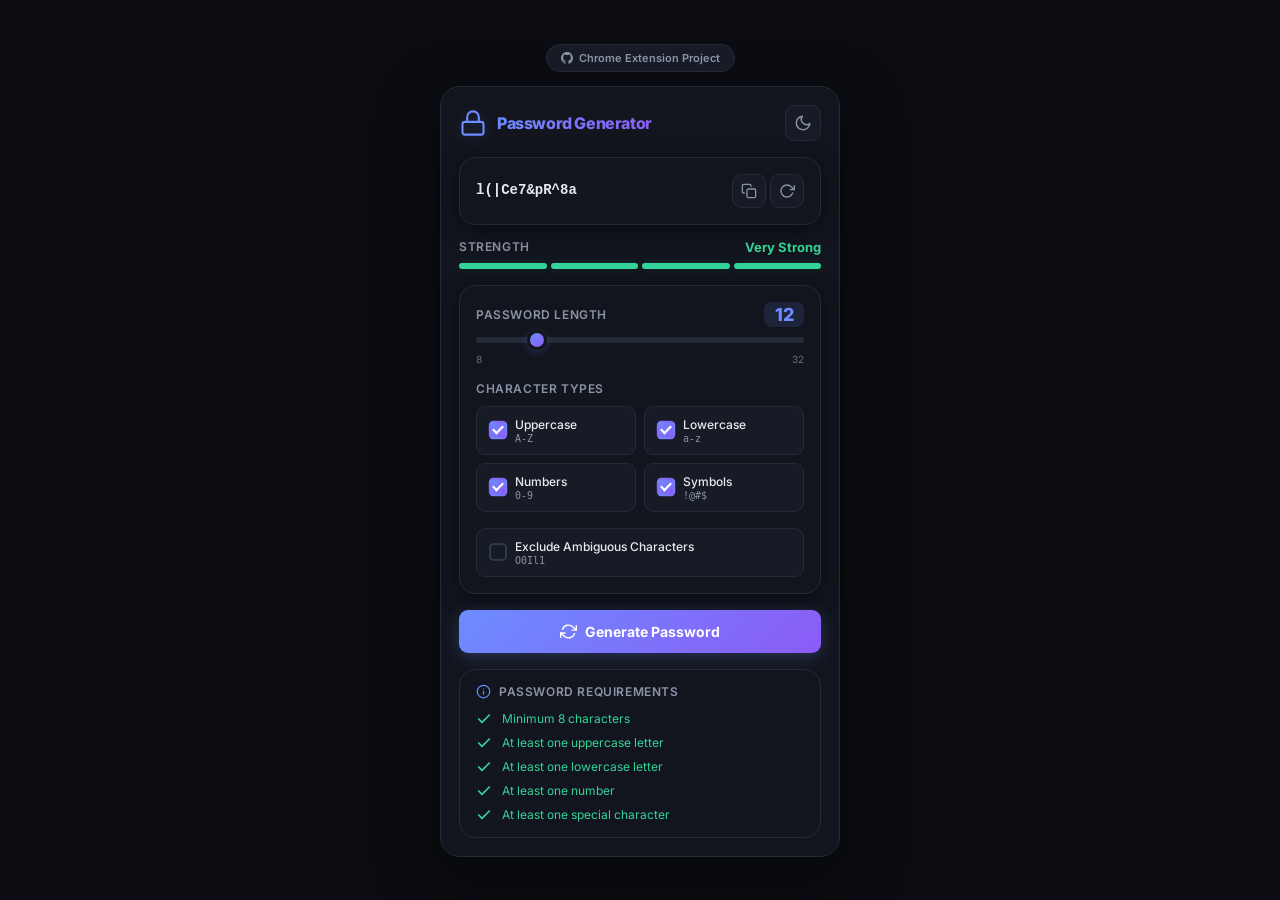
<file: index.html>
<!DOCTYPE html>
<html lang="en">
<head>
  <meta charset="UTF-8">
  <meta name="viewport" content="width=device-width, initial-scale=1.0">
  <title>Password Generator - Web Version</title>
  <link rel="stylesheet" href="styles.css">
  <link href="https://fonts.googleapis.com/css2?family=Inter:wght@400;500;600;700;800&display=swap" rel="stylesheet">
  <style>
    body {
      width: 100%;
      min-height: 100vh;
      display: flex;
      justify-content: center;
      align-items: center;
      padding: 20px;
      background: var(--bg);
    }

    .web-wrapper {
      width: 100%;
      max-width: 400px;
    }

    .web-badge {
      text-align: center;
      margin-bottom: 14px;
    }

    .web-badge a {
      display: inline-flex;
      align-items: center;
      gap: 6px;
      font-size: 11px;
      font-weight: 600;
      color: var(--text-muted);
      background: var(--card-bg);
      border: 1px solid var(--border);
      padding: 6px 14px;
      border-radius: 999px;
      text-decoration: none;
      transition: border-color var(--transition-fast), color var(--transition-fast);
    }

    .web-badge a:hover {
      border-color: var(--accent);
      color: var(--accent);
    }

    .web-badge svg {
      width: 12px;
      height: 12px;
    }

    .app {
      background: var(--bg-secondary);
      border-radius: 20px;
      box-shadow: 0 20px 60px var(--shadow-color);
      border: 1px solid var(--border);
    }

    .theme-toggle {
      position: relative;
      z-index: 10;
    }

    @media (max-width: 420px) {
      body {
        padding: 10px;
        align-items: flex-start;
      }
      .app {
        border-radius: 16px;
      }
    }
  </style>
</head>
<body class="theme-dark">
  <div class="web-wrapper">
    <div class="web-badge">
      <a href="https://github.com/rajeshrajaram1911-max/chrome-extention" target="_blank" rel="noopener">
        <svg viewBox="0 0 16 16" fill="currentColor">
          <path d="M8 0C3.58 0 0 3.58 0 8c0 3.54 2.29 6.53 5.47 7.59.4.07.55-.17.55-.38 0-.19-.01-.82-.01-1.49-2.01.37-2.53-.49-2.69-.94-.09-.23-.48-.94-.82-1.13-.28-.15-.68-.52-.01-.53.63-.01 1.08.58 1.23.82.72 1.21 1.87.87 2.33.66.07-.52.28-.87.51-1.07-1.78-.2-3.64-.89-3.64-3.95 0-.87.31-1.59.82-2.15-.08-.2-.36-1.02.08-2.12 0 0 .67-.21 2.2.82.64-.18 1.32-.27 2-.27s1.36.09 2 .27c1.53-1.04 2.2-.82 2.2-.82.44 1.1.16 1.92.08 2.12.51.56.82 1.27.82 2.15 0 3.07-1.87 3.75-3.65 3.95.29.25.54.73.54 1.48 0 1.07-.01 1.93-.01 2.2 0 .21.15.46.55.38A8.01 8.01 0 0 0 16 8c0-4.42-3.58-8-8-8z"/>
        </svg>
        Chrome Extension Project
      </a>
    </div>

    <div class="app">
      <header class="app-header">
        <div class="logo">
          <svg class="logo-icon" viewBox="0 0 24 24" fill="none" stroke="currentColor" stroke-width="1.8" stroke-linecap="round" stroke-linejoin="round">
            <rect x="3" y="11" width="18" height="11" rx="2" ry="2"></rect>
            <path d="M7 11V7a5 5 0 0 1 10 0v4"></path>
          </svg>
          <span class="logo-text">Password Generator</span>
        </div>
        <button id="themeToggle" class="theme-toggle" title="Toggle theme" aria-label="Toggle theme">
          <svg class="icon-sun" viewBox="0 0 24 24" fill="none" stroke="currentColor" stroke-width="2" stroke-linecap="round" stroke-linejoin="round">
            <circle cx="12" cy="12" r="5"></circle>
            <line x1="12" y1="1" x2="12" y2="3"></line>
            <line x1="12" y1="21" x2="12" y2="23"></line>
            <line x1="4.22" y1="4.22" x2="5.64" y2="5.64"></line>
            <line x1="18.36" y1="18.36" x2="19.78" y2="19.78"></line>
            <line x1="1" y1="12" x2="3" y2="12"></line>
            <line x1="21" y1="12" x2="23" y2="12"></line>
            <line x1="4.22" y1="19.78" x2="5.64" y2="18.36"></line>
            <line x1="18.36" y1="5.64" x2="19.78" y2="4.22"></line>
          </svg>
          <svg class="icon-moon" viewBox="0 0 24 24" fill="none" stroke="currentColor" stroke-width="2" stroke-linecap="round" stroke-linejoin="round">
            <path d="M21 12.79A9 9 0 1 1 11.21 3 7 7 0 0 0 21 12.79z"></path>
          </svg>
        </button>
      </header>

      <div class="password-display">
        <div class="password-text" id="passwordText">Click Generate to create a password</div>
        <div class="display-actions">
          <button id="copyBtn" class="copy-btn" title="Copy password" aria-label="Copy password">
            <svg class="icon-copy" viewBox="0 0 24 24" fill="none" stroke="currentColor" stroke-width="2" stroke-linecap="round" stroke-linejoin="round">
              <rect x="9" y="9" width="13" height="13" rx="2" ry="2"></rect>
              <path d="M5 15H4a2 2 0 0 1-2-2V4a2 2 0 0 1 2-2h9a2 2 0 0 1 2 2v1"></path>
            </svg>
            <svg class="icon-check" viewBox="0 0 24 24" fill="none" stroke="currentColor" stroke-width="2.5" stroke-linecap="round" stroke-linejoin="round">
              <polyline points="20 6 9 17 4 12"></polyline>
            </svg>
          </button>
          <button id="refreshBtn" class="refresh-btn" title="Generate new password" aria-label="Generate new password">
            <svg viewBox="0 0 24 24" fill="none" stroke="currentColor" stroke-width="2" stroke-linecap="round" stroke-linejoin="round">
              <polyline points="23 4 23 10 17 10"></polyline>
              <path d="M20.49 15a9 9 0 1 1-2.12-9.36L23 10"></path>
            </svg>
          </button>
        </div>
      </div>

      <div class="strength-section">
        <div class="strength-header">
          <span class="strength-title">Strength</span>
          <span class="strength-label" id="strengthLabel">—</span>
        </div>
        <div class="strength-meter">
          <div class="strength-bar"></div>
          <div class="strength-bar"></div>
          <div class="strength-bar"></div>
          <div class="strength-bar"></div>
        </div>
      </div>

      <div class="options-section">
        <div class="option-group">
          <div class="option-header">
            <label for="lengthSlider">Password Length</label>
            <span class="length-value" id="lengthValue">12</span>
          </div>
          <input type="range" id="lengthSlider" min="8" max="32" value="12" class="slider">
          <div class="slider-labels">
            <span>8</span>
            <span>32</span>
          </div>
        </div>

        <div class="option-group">
          <div class="option-header">
            <span class="option-title">Character Types</span>
          </div>
          <div class="checkbox-grid">
            <label class="checkbox-item">
              <input type="checkbox" id="optUpper" checked>
              <span class="checkbox-custom"></span>
              <span class="checkbox-label">Uppercase <span class="checkbox-desc">A-Z</span></span>
            </label>
            <label class="checkbox-item">
              <input type="checkbox" id="optLower" checked>
              <span class="checkbox-custom"></span>
              <span class="checkbox-label">Lowercase <span class="checkbox-desc">a-z</span></span>
            </label>
            <label class="checkbox-item">
              <input type="checkbox" id="optNumbers" checked>
              <span class="checkbox-custom"></span>
              <span class="checkbox-label">Numbers <span class="checkbox-desc">0-9</span></span>
            </label>
            <label class="checkbox-item">
              <input type="checkbox" id="optSymbols" checked>
              <span class="checkbox-custom"></span>
              <span class="checkbox-label">Symbols <span class="checkbox-desc">!@#$</span></span>
            </label>
          </div>
        </div>

        <div class="option-group">
          <label class="checkbox-item exclude-item">
            <input type="checkbox" id="optExclude">
            <span class="checkbox-custom"></span>
            <span class="checkbox-label">Exclude Ambiguous Characters <span class="checkbox-desc">O0Il1</span></span>
          </label>
        </div>
      </div>

      <button id="generateBtn" class="generate-btn">
        <svg viewBox="0 0 24 24" fill="none" stroke="currentColor" stroke-width="2" stroke-linecap="round" stroke-linejoin="round">
          <path d="M23 4v6h-6"></path>
          <path d="M1 20v-6h6"></path>
          <path d="M3.51 9a9 9 0 0 1 14.85-3.36L23 10"></path>
          <path d="M1 14l4.64 4.36A9 9 0 0 0 20.49 15"></path>
        </svg>
        Generate Password
      </button>

      <div class="requirements-section">
        <div class="requirements-header">
          <svg viewBox="0 0 24 24" fill="none" stroke="currentColor" stroke-width="2" stroke-linecap="round" stroke-linejoin="round">
            <circle cx="12" cy="12" r="10"></circle>
            <line x1="12" y1="16" x2="12" y2="12"></line>
            <line x1="12" y1="8" x2="12.01" y2="8"></line>
          </svg>
          <span>Password Requirements</span>
        </div>
        <div class="requirement-list">
          <div class="requirement-item" id="reqLength">
            <svg class="req-icon" viewBox="0 0 24 24" fill="none" stroke="currentColor" stroke-width="2.5" stroke-linecap="round" stroke-linejoin="round">
              <polyline points="20 6 9 17 4 12"></polyline>
            </svg>
            <span>Minimum 8 characters</span>
          </div>
          <div class="requirement-item" id="reqUpper">
            <svg class="req-icon" viewBox="0 0 24 24" fill="none" stroke="currentColor" stroke-width="2.5" stroke-linecap="round" stroke-linejoin="round">
              <polyline points="20 6 9 17 4 12"></polyline>
            </svg>
            <span>At least one uppercase letter</span>
          </div>
          <div class="requirement-item" id="reqLower">
            <svg class="req-icon" viewBox="0 0 24 24" fill="none" stroke="currentColor" stroke-width="2.5" stroke-linecap="round" stroke-linejoin="round">
              <polyline points="20 6 9 17 4 12"></polyline>
            </svg>
            <span>At least one lowercase letter</span>
          </div>
          <div class="requirement-item" id="reqNumber">
            <svg class="req-icon" viewBox="0 0 24 24" fill="none" stroke="currentColor" stroke-width="2.5" stroke-linecap="round" stroke-linejoin="round">
              <polyline points="20 6 9 17 4 12"></polyline>
            </svg>
            <span>At least one number</span>
          </div>
          <div class="requirement-item" id="reqSymbol">
            <svg class="req-icon" viewBox="0 0 24 24" fill="none" stroke="currentColor" stroke-width="2.5" stroke-linecap="round" stroke-linejoin="round">
              <polyline points="20 6 9 17 4 12"></polyline>
            </svg>
            <span>At least one special character</span>
          </div>
        </div>
      </div>
    </div>
  </div>

  <div id="toast" class="toast"></div>

  <script src="popup.js"></script>
</body>
</html>
</file>
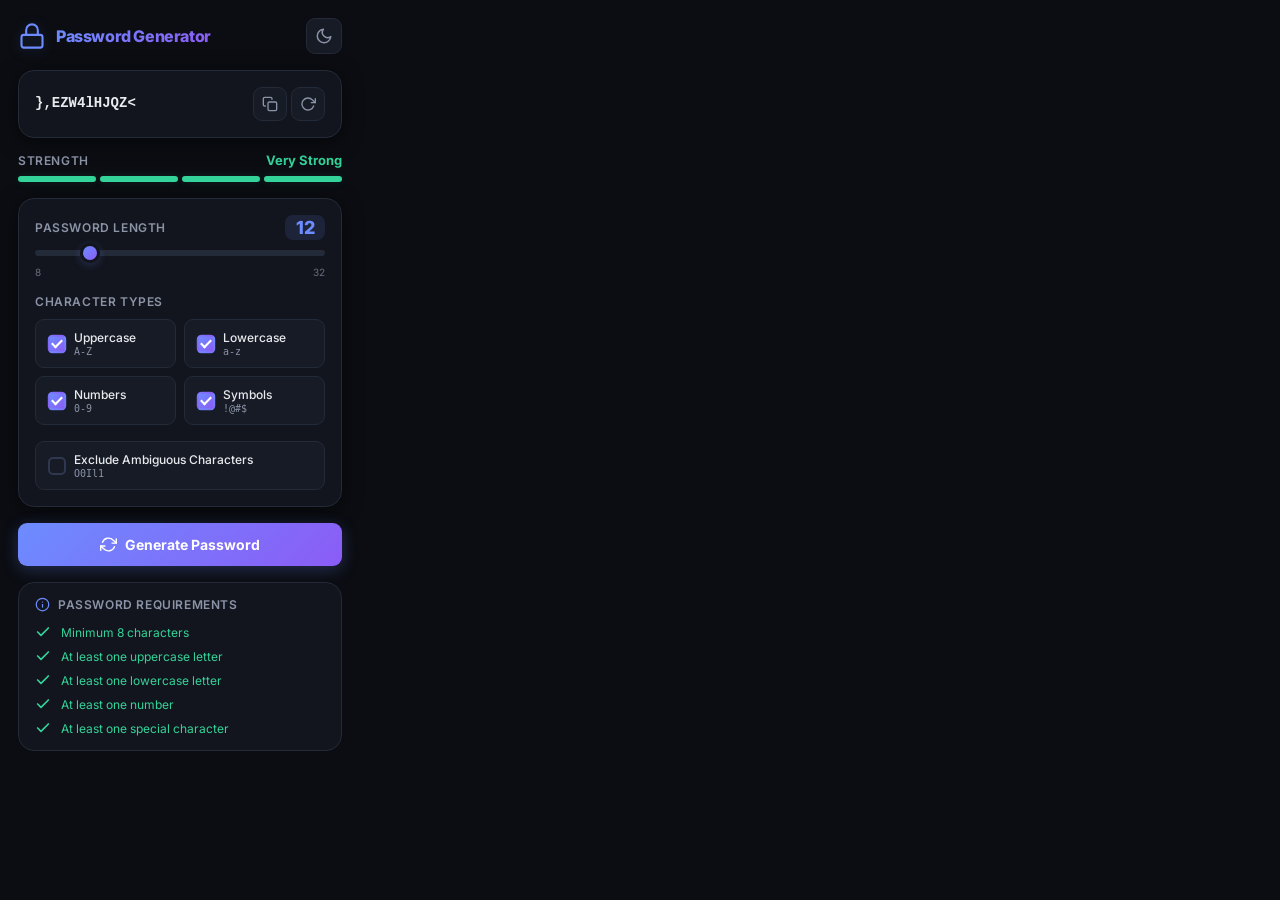
<file: popup.html>
<!DOCTYPE html>
<html lang="en">
<head>
  <meta charset="UTF-8">
  <meta name="viewport" content="width=device-width, initial-scale=1.0">
  <title>Password Generator</title>
  <link rel="stylesheet" href="styles.css">
  <link href="https://fonts.googleapis.com/css2?family=Inter:wght@400;500;600;700;800&display=swap" rel="stylesheet">
</head>
<body class="theme-dark">
  <div class="app">
    <header class="app-header">
      <div class="logo">
        <svg class="logo-icon" viewBox="0 0 24 24" fill="none" stroke="currentColor" stroke-width="1.8" stroke-linecap="round" stroke-linejoin="round">
          <rect x="3" y="11" width="18" height="11" rx="2" ry="2"></rect>
          <path d="M7 11V7a5 5 0 0 1 10 0v4"></path>
        </svg>
        <span class="logo-text">Password Generator</span>
      </div>
      <button id="themeToggle" class="theme-toggle" title="Toggle theme" aria-label="Toggle theme">
        <svg class="icon-sun" viewBox="0 0 24 24" fill="none" stroke="currentColor" stroke-width="2" stroke-linecap="round" stroke-linejoin="round">
          <circle cx="12" cy="12" r="5"></circle>
          <line x1="12" y1="1" x2="12" y2="3"></line>
          <line x1="12" y1="21" x2="12" y2="23"></line>
          <line x1="4.22" y1="4.22" x2="5.64" y2="5.64"></line>
          <line x1="18.36" y1="18.36" x2="19.78" y2="19.78"></line>
          <line x1="1" y1="12" x2="3" y2="12"></line>
          <line x1="21" y1="12" x2="23" y2="12"></line>
          <line x1="4.22" y1="19.78" x2="5.64" y2="18.36"></line>
          <line x1="18.36" y1="5.64" x2="19.78" y2="4.22"></line>
        </svg>
        <svg class="icon-moon" viewBox="0 0 24 24" fill="none" stroke="currentColor" stroke-width="2" stroke-linecap="round" stroke-linejoin="round">
          <path d="M21 12.79A9 9 0 1 1 11.21 3 7 7 0 0 0 21 12.79z"></path>
        </svg>
      </button>
    </header>

    <div class="password-display">
      <div class="password-text" id="passwordText">Click Generate to create a password</div>
      <div class="display-actions">
        <button id="copyBtn" class="copy-btn" title="Copy password" aria-label="Copy password">
          <svg class="icon-copy" viewBox="0 0 24 24" fill="none" stroke="currentColor" stroke-width="2" stroke-linecap="round" stroke-linejoin="round">
            <rect x="9" y="9" width="13" height="13" rx="2" ry="2"></rect>
            <path d="M5 15H4a2 2 0 0 1-2-2V4a2 2 0 0 1 2-2h9a2 2 0 0 1 2 2v1"></path>
          </svg>
          <svg class="icon-check" viewBox="0 0 24 24" fill="none" stroke="currentColor" stroke-width="2.5" stroke-linecap="round" stroke-linejoin="round">
            <polyline points="20 6 9 17 4 12"></polyline>
          </svg>
        </button>
        <button id="refreshBtn" class="refresh-btn" title="Generate new password" aria-label="Generate new password">
          <svg viewBox="0 0 24 24" fill="none" stroke="currentColor" stroke-width="2" stroke-linecap="round" stroke-linejoin="round">
            <polyline points="23 4 23 10 17 10"></polyline>
            <path d="M20.49 15a9 9 0 1 1-2.12-9.36L23 10"></path>
          </svg>
        </button>
      </div>
    </div>

    <div class="strength-section">
      <div class="strength-header">
        <span class="strength-title">Strength</span>
        <span class="strength-label" id="strengthLabel">—</span>
      </div>
      <div class="strength-meter">
        <div class="strength-bar"></div>
        <div class="strength-bar"></div>
        <div class="strength-bar"></div>
        <div class="strength-bar"></div>
      </div>
    </div>

    <div class="options-section">
      <div class="option-group">
        <div class="option-header">
          <label for="lengthSlider">Password Length</label>
          <span class="length-value" id="lengthValue">12</span>
        </div>
        <input type="range" id="lengthSlider" min="8" max="32" value="12" class="slider">
        <div class="slider-labels">
          <span>8</span>
          <span>32</span>
        </div>
      </div>

      <div class="option-group">
        <div class="option-header">
          <span class="option-title">Character Types</span>
        </div>
        <div class="checkbox-grid">
          <label class="checkbox-item">
            <input type="checkbox" id="optUpper" checked>
            <span class="checkbox-custom"></span>
            <span class="checkbox-label">Uppercase <span class="checkbox-desc">A-Z</span></span>
          </label>
          <label class="checkbox-item">
            <input type="checkbox" id="optLower" checked>
            <span class="checkbox-custom"></span>
            <span class="checkbox-label">Lowercase <span class="checkbox-desc">a-z</span></span>
          </label>
          <label class="checkbox-item">
            <input type="checkbox" id="optNumbers" checked>
            <span class="checkbox-custom"></span>
            <span class="checkbox-label">Numbers <span class="checkbox-desc">0-9</span></span>
          </label>
          <label class="checkbox-item">
            <input type="checkbox" id="optSymbols" checked>
            <span class="checkbox-custom"></span>
            <span class="checkbox-label">Symbols <span class="checkbox-desc">!@#$</span></span>
          </label>
        </div>
      </div>

      <div class="option-group">
        <label class="checkbox-item exclude-item">
          <input type="checkbox" id="optExclude">
          <span class="checkbox-custom"></span>
          <span class="checkbox-label">Exclude Ambiguous Characters <span class="checkbox-desc">O0Il1</span></span>
        </label>
      </div>
    </div>

    <button id="generateBtn" class="generate-btn">
      <svg viewBox="0 0 24 24" fill="none" stroke="currentColor" stroke-width="2" stroke-linecap="round" stroke-linejoin="round">
        <path d="M23 4v6h-6"></path>
        <path d="M1 20v-6h6"></path>
        <path d="M3.51 9a9 9 0 0 1 14.85-3.36L23 10"></path>
        <path d="M1 14l4.64 4.36A9 9 0 0 0 20.49 15"></path>
      </svg>
      Generate Password
    </button>

    <div class="requirements-section">
      <div class="requirements-header">
        <svg viewBox="0 0 24 24" fill="none" stroke="currentColor" stroke-width="2" stroke-linecap="round" stroke-linejoin="round">
          <circle cx="12" cy="12" r="10"></circle>
          <line x1="12" y1="16" x2="12" y2="12"></line>
          <line x1="12" y1="8" x2="12.01" y2="8"></line>
        </svg>
        <span>Password Requirements</span>
      </div>
      <div class="requirement-list">
        <div class="requirement-item" id="reqLength">
          <svg class="req-icon" viewBox="0 0 24 24" fill="none" stroke="currentColor" stroke-width="2.5" stroke-linecap="round" stroke-linejoin="round">
            <polyline points="20 6 9 17 4 12"></polyline>
          </svg>
          <span>Minimum 8 characters</span>
        </div>
        <div class="requirement-item" id="reqUpper">
          <svg class="req-icon" viewBox="0 0 24 24" fill="none" stroke="currentColor" stroke-width="2.5" stroke-linecap="round" stroke-linejoin="round">
            <polyline points="20 6 9 17 4 12"></polyline>
          </svg>
          <span>At least one uppercase letter</span>
        </div>
        <div class="requirement-item" id="reqLower">
          <svg class="req-icon" viewBox="0 0 24 24" fill="none" stroke="currentColor" stroke-width="2.5" stroke-linecap="round" stroke-linejoin="round">
            <polyline points="20 6 9 17 4 12"></polyline>
          </svg>
          <span>At least one lowercase letter</span>
        </div>
        <div class="requirement-item" id="reqNumber">
          <svg class="req-icon" viewBox="0 0 24 24" fill="none" stroke="currentColor" stroke-width="2.5" stroke-linecap="round" stroke-linejoin="round">
            <polyline points="20 6 9 17 4 12"></polyline>
          </svg>
          <span>At least one number</span>
        </div>
        <div class="requirement-item" id="reqSymbol">
          <svg class="req-icon" viewBox="0 0 24 24" fill="none" stroke="currentColor" stroke-width="2.5" stroke-linecap="round" stroke-linejoin="round">
            <polyline points="20 6 9 17 4 12"></polyline>
          </svg>
          <span>At least one special character</span>
        </div>
      </div>
    </div>
  </div>

  <div id="toast" class="toast"></div>

  <script src="popup.js"></script>
</body>
</html>
</file>
<file: styles.css>
:root {
  --radius-lg: 16px;
  --radius-md: 12px;
  --radius-sm: 9px;
  --transition-fast: 0.2s ease;
  --transition-smooth: 0.3s cubic-bezier(0.22, 1, 0.36, 1);
}

body.theme-dark {
  --bg: #0b0d12;
  --bg-secondary: #12151d;
  --card-bg: #171b26;
  --card-hover: #1e2330;
  --border: #232a38;
  --border-hover: #2f3850;
  --text: #e8eaed;
  --text-muted: #8b93a7;
  --accent: #6c8cff;
  --accent-hover: #5a7dff;
  --accent-soft: rgba(108, 140, 255, 0.12);
  --accent-glow: rgba(108, 140, 255, 0.25);
  --danger: #f87171;
  --danger-soft: rgba(248, 113, 113, 0.12);
  --success: #34d399;
  --success-soft: rgba(52, 211, 153, 0.12);
  --warning: #fbbf24;
  --warning-soft: rgba(251, 191, 36, 0.12);
  --shadow-color: rgba(0, 0, 0, 0.5);
  --toast-bg: #e8eaed;
  --toast-text: #0b0d12;
  --gradient: linear-gradient(135deg, #6c8cff 0%, #8b5cf6 100%);
}

body.theme-light {
  --bg: #f0f3f9;
  --bg-secondary: #ffffff;
  --card-bg: #ffffff;
  --card-hover: #f4f6fb;
  --border: #e3e8f0;
  --border-hover: #c9d2e3;
  --text: #1a1d23;
  --text-muted: #6b7280;
  --accent: #4a6cf7;
  --accent-hover: #3a5ce5;
  --accent-soft: rgba(74, 108, 247, 0.1);
  --accent-glow: rgba(74, 108, 247, 0.2);
  --danger: #ef4444;
  --danger-soft: rgba(239, 68, 68, 0.1);
  --success: #059669;
  --success-soft: rgba(16, 185, 129, 0.12);
  --warning: #d97706;
  --warning-soft: rgba(245, 158, 11, 0.12);
  --shadow-color: rgba(30, 41, 59, 0.1);
  --toast-bg: #1a1d23;
  --toast-text: #f0f3f9;
  --gradient: linear-gradient(135deg, #4a6cf7 0%, #7c3aed 100%);
}

* {
  margin: 0;
  padding: 0;
  box-sizing: border-box;
}

body {
  width: 360px;
  font-family: 'Inter', -apple-system, BlinkMacSystemFont, 'Segoe UI', sans-serif;
  background: var(--bg);
  color: var(--text);
  overflow-x: hidden;
  transition: background var(--transition-fast), color var(--transition-fast);
}

.app {
  padding: 18px;
  animation: fadeInUp 0.4s cubic-bezier(0.22, 1, 0.36, 1);
}

@keyframes fadeInUp {
  0% {
    opacity: 0;
    transform: translateY(14px) scale(0.97);
  }
  100% {
    opacity: 1;
    transform: translateY(0) scale(1);
  }
}

.app-header {
  display: flex;
  align-items: center;
  justify-content: space-between;
  margin-bottom: 16px;
}

.logo {
  display: flex;
  align-items: center;
  gap: 10px;
}

.logo-icon {
  width: 28px;
  height: 28px;
  color: var(--accent);
  filter: drop-shadow(0 2px 6px var(--accent-glow));
}

.logo-text {
  font-size: 16px;
  font-weight: 800;
  letter-spacing: -0.4px;
  background: var(--gradient);
  -webkit-background-clip: text;
  -webkit-text-fill-color: transparent;
  background-clip: text;
}

.theme-toggle {
  width: 36px;
  height: 36px;
  border: none;
  border-radius: var(--radius-sm);
  background: var(--card-bg);
  color: var(--text-muted);
  cursor: pointer;
  display: flex;
  align-items: center;
  justify-content: center;
  transition: background var(--transition-fast), color var(--transition-fast), transform 0.15s ease, box-shadow var(--transition-fast);
  border: 1px solid var(--border);
}

.theme-toggle:hover {
  background: var(--card-hover);
  color: var(--text);
  border-color: var(--border-hover);
  box-shadow: 0 2px 8px var(--shadow-color);
}

.theme-toggle:active {
  transform: scale(0.9) rotate(15deg);
}

.theme-toggle svg {
  width: 18px;
  height: 18px;
}

body.theme-dark .icon-sun {
  display: none;
}
body.theme-dark .icon-moon {
  display: block;
}
body.theme-light .icon-sun {
  display: block;
}
body.theme-light .icon-moon {
  display: none;
}

.password-display {
  position: relative;
  display: flex;
  align-items: center;
  gap: 8px;
  padding: 16px;
  background: var(--bg-secondary);
  border: 1.5px solid var(--border);
  border-radius: var(--radius-lg);
  margin-bottom: 14px;
  box-shadow: 0 4px 20px var(--shadow-color);
  transition: border-color var(--transition-fast), box-shadow var(--transition-fast);
}

.password-display:focus-within {
  border-color: var(--accent);
  box-shadow: 0 0 0 3px var(--accent-soft), 0 4px 20px var(--shadow-color);
}

.password-text {
  flex: 1;
  font-family: 'Courier New', monospace;
  font-size: 14px;
  font-weight: 600;
  color: var(--text);
  word-break: break-all;
  line-height: 1.4;
  min-height: 20px;
  user-select: all;
}

.password-text.placeholder {
  color: var(--text-muted);
  font-family: inherit;
  font-weight: 500;
  font-size: 13px;
}

.display-actions {
  display: flex;
  align-items: center;
  gap: 4px;
  flex-shrink: 0;
}

.copy-btn,
.refresh-btn {
  width: 34px;
  height: 34px;
  border: none;
  border-radius: var(--radius-sm);
  background: var(--card-bg);
  color: var(--text-muted);
  cursor: pointer;
  display: flex;
  align-items: center;
  justify-content: center;
  transition: background var(--transition-fast), color var(--transition-fast), transform 0.15s ease, border-color var(--transition-fast);
  border: 1px solid var(--border);
}

.copy-btn:hover,
.refresh-btn:hover {
  background: var(--card-hover);
  color: var(--text);
  border-color: var(--border-hover);
}

.copy-btn:active,
.refresh-btn:active {
  transform: scale(0.88);
}

.copy-btn svg,
.refresh-btn svg {
  width: 16px;
  height: 16px;
}

.copy-btn .icon-check {
  display: none;
}

.copy-btn.copied {
  background: var(--success-soft);
  color: var(--success);
  border-color: var(--success);
  animation: popFeedback 0.3s ease;
}

.copy-btn.copied .icon-copy {
  display: none;
}

.copy-btn.copied .icon-check {
  display: block;
}

@keyframes popFeedback {
  0% { transform: scale(0.7); }
  50% { transform: scale(1.2); }
  100% { transform: scale(1); }
}

.strength-section {
  margin-bottom: 16px;
}

.strength-header {
  display: flex;
  align-items: center;
  justify-content: space-between;
  margin-bottom: 8px;
}

.strength-title {
  font-size: 12px;
  font-weight: 600;
  color: var(--text-muted);
  text-transform: uppercase;
  letter-spacing: 0.6px;
}

.strength-label {
  font-size: 13px;
  font-weight: 700;
  color: var(--text-muted);
  transition: color var(--transition-fast);
}

.strength-label.weak {
  color: var(--danger);
}

.strength-label.medium {
  color: var(--warning);
}

.strength-label.strong {
  color: var(--success);
}

.strength-meter {
  display: flex;
  gap: 4px;
  height: 6px;
}

.strength-bar {
  flex: 1;
  border-radius: 999px;
  background: var(--border);
  transition: background var(--transition-fast), box-shadow var(--transition-fast), opacity var(--transition-fast);
  opacity: 0.5;
}

.strength-bar.active {
  opacity: 1;
  background: var(--danger);
}

.strength-section[data-level="2"] .strength-bar.active {
  background: var(--warning);
  box-shadow: 0 0 8px var(--warning-soft);
}

.strength-section[data-level="3"] .strength-bar.active {
  background: var(--success);
  box-shadow: 0 0 8px var(--success-soft);
}

.strength-section[data-level="4"] .strength-bar.active {
  background: var(--success);
  box-shadow: 0 0 8px var(--success-soft);
}

.options-section {
  display: flex;
  flex-direction: column;
  gap: 16px;
  padding: 16px;
  background: var(--bg-secondary);
  border: 1px solid var(--border);
  border-radius: var(--radius-lg);
  margin-bottom: 16px;
  box-shadow: 0 4px 20px var(--shadow-color);
}

.option-group {
  display: flex;
  flex-direction: column;
  gap: 10px;
}

.option-header {
  display: flex;
  align-items: center;
  justify-content: space-between;
}

.option-header label,
.option-title {
  font-size: 12px;
  font-weight: 600;
  color: var(--text-muted);
  text-transform: uppercase;
  letter-spacing: 0.6px;
}

.length-value {
  font-size: 18px;
  font-weight: 800;
  color: var(--accent);
  background: var(--accent-soft);
  padding: 2px 10px;
  border-radius: 8px;
  min-width: 40px;
  text-align: center;
}

.slider {
  -webkit-appearance: none;
  appearance: none;
  width: 100%;
  height: 6px;
  border-radius: 999px;
  background: var(--border);
  outline: none;
  cursor: pointer;
  transition: background var(--transition-fast);
}

.slider::-webkit-slider-thumb {
  -webkit-appearance: none;
  appearance: none;
  width: 20px;
  height: 20px;
  border-radius: 50%;
  background: var(--gradient);
  border: 3px solid var(--bg-secondary);
  box-shadow: 0 2px 8px var(--accent-glow);
  cursor: pointer;
  transition: transform 0.15s ease, box-shadow var(--transition-fast);
}

.slider::-webkit-slider-thumb:hover {
  transform: scale(1.15);
  box-shadow: 0 4px 12px var(--accent-glow);
}

.slider::-webkit-slider-thumb:active {
  transform: scale(0.95);
}

.slider-labels {
  display: flex;
  justify-content: space-between;
  font-size: 10px;
  color: var(--text-muted);
  opacity: 0.7;
}

.checkbox-grid {
  display: grid;
  grid-template-columns: 1fr 1fr;
  gap: 8px;
}

.checkbox-item {
  display: flex;
  align-items: center;
  gap: 8px;
  padding: 10px 12px;
  background: var(--card-bg);
  border: 1px solid var(--border);
  border-radius: var(--radius-sm);
  cursor: pointer;
  transition: background var(--transition-fast), border-color var(--transition-fast), transform 0.15s ease;
  user-select: none;
}

.checkbox-item:hover {
  background: var(--card-hover);
  border-color: var(--border-hover);
  transform: translateY(-1px);
}

.checkbox-item:active {
  transform: scale(0.97);
}

.checkbox-item input {
  display: none;
}

.checkbox-custom {
  width: 18px;
  height: 18px;
  flex-shrink: 0;
  border: 2px solid var(--border-hover);
  border-radius: 5px;
  display: flex;
  align-items: center;
  justify-content: center;
  transition: background var(--transition-fast), border-color var(--transition-fast), transform 0.15s ease;
}

.checkbox-item input:checked + .checkbox-custom {
  background: var(--gradient);
  border-color: transparent;
  transform: scale(1.05);
}

.checkbox-item input:checked + .checkbox-custom::after {
  content: '';
  width: 8px;
  height: 4px;
  border-left: 2px solid #fff;
  border-bottom: 2px solid #fff;
  transform: rotate(-45deg) translate(1px, -1px);
}

.checkbox-label {
  font-size: 12px;
  font-weight: 500;
  color: var(--text);
  display: flex;
  flex-direction: column;
  gap: 1px;
}

.checkbox-desc {
  font-size: 10px;
  color: var(--text-muted);
  font-family: monospace;
}

.exclude-item {
  width: 100%;
}

.generate-btn {
  display: flex;
  align-items: center;
  justify-content: center;
  gap: 8px;
  width: 100%;
  padding: 13px 16px;
  font-size: 14px;
  font-weight: 700;
  font-family: inherit;
  color: #fff;
  background: var(--gradient);
  border: none;
  border-radius: var(--radius-sm);
  cursor: pointer;
  transition: transform 0.15s ease, box-shadow var(--transition-fast), filter var(--transition-fast);
  box-shadow: 0 4px 16px var(--accent-glow);
  margin-bottom: 16px;
}

.generate-btn:hover {
  filter: brightness(1.1);
  box-shadow: 0 6px 20px var(--accent-glow);
  transform: translateY(-1px);
}

.generate-btn:active {
  transform: scale(0.97);
}

.generate-btn svg {
  width: 17px;
  height: 17px;
}

.requirements-section {
  padding: 14px 16px;
  background: var(--bg-secondary);
  border: 1px solid var(--border);
  border-radius: var(--radius-lg);
}

.requirements-header {
  display: flex;
  align-items: center;
  gap: 8px;
  margin-bottom: 12px;
}

.requirements-header svg {
  width: 15px;
  height: 15px;
  color: var(--accent);
}

.requirements-header span {
  font-size: 12px;
  font-weight: 600;
  color: var(--text-muted);
  text-transform: uppercase;
  letter-spacing: 0.6px;
}

.requirement-list {
  display: flex;
  flex-direction: column;
  gap: 8px;
}

.requirement-item {
  display: flex;
  align-items: center;
  gap: 10px;
  font-size: 12px;
  color: var(--text-muted);
  transition: color var(--transition-fast);
}

.req-icon {
  width: 16px;
  height: 16px;
  flex-shrink: 0;
  color: var(--border-hover);
  transition: color var(--transition-fast), transform 0.2s ease;
}

.requirement-item.met {
  color: var(--success);
}

.requirement-item.met .req-icon {
  color: var(--success);
  animation: popFeedback 0.3s ease;
}

.toast {
  position: fixed;
  bottom: 18px;
  left: 50%;
  transform: translateX(-50%) translateY(20px);
  background: var(--toast-bg);
  color: var(--toast-text);
  font-size: 13px;
  font-weight: 600;
  padding: 10px 18px;
  border-radius: 999px;
  box-shadow: 0 8px 24px rgba(0, 0, 0, 0.3);
  opacity: 0;
  pointer-events: none;
  transition: opacity 0.25s ease, transform 0.25s ease;
  z-index: 300;
  white-space: nowrap;
  max-width: 320px;
  overflow: hidden;
  text-overflow: ellipsis;
}

.toast.show {
  opacity: 1;
  transform: translateX(-50%) translateY(0);
}
</file>
